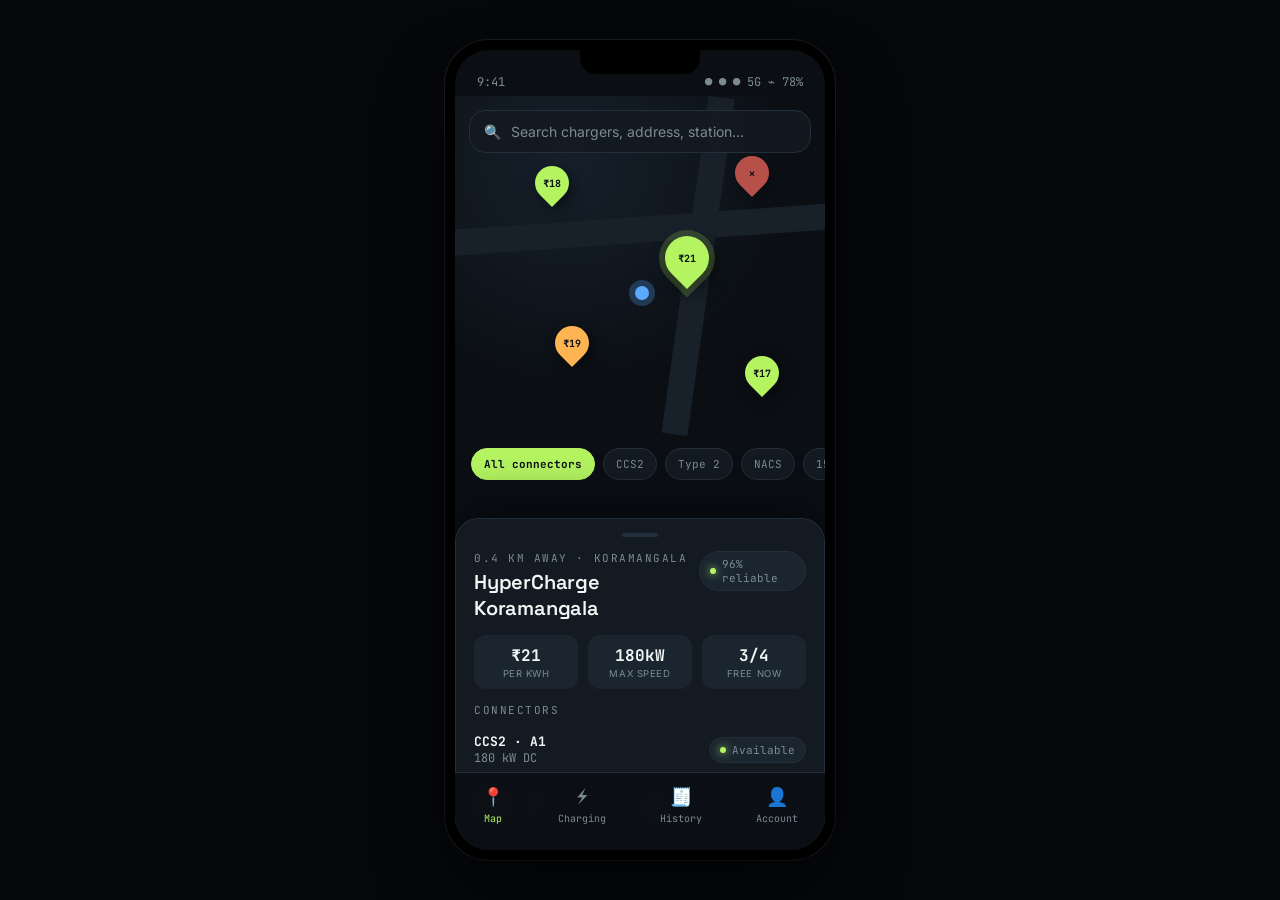
<file: docs/driver-app-prototype.html>
<!DOCTYPE html>
<html lang="en">
<head>
<meta charset="UTF-8">
<title>EV Driver App — Prototype</title>
<style>
  @import url('https://fonts.googleapis.com/css2?family=Space+Grotesk:wght@500;600;700&family=Inter:wght@400;500;600&family=JetBrains+Mono:wght@400;500;700&display=swap');

  :root{
    --bg-deep:#0B0F14;
    --bg-panel:#131A21;
    --bg-raise:#1B2530;
    --line:#232F3B;
    --lime:#B4F461;
    --amber:#FFB454;
    --red:#FF6B5E;
    --text:#F2F6F5;
    --muted:#7C8B93;
    --mono: 'JetBrains Mono', monospace;
    --disp: 'Space Grotesk', sans-serif;
    --body: 'Inter', sans-serif;
  }
  *{box-sizing:border-box; -webkit-tap-highlight-color:transparent;}
  html,body{margin:0; padding:0; background:#05070A; font-family:var(--body); color:var(--text);}

  .stage{
    min-height:100vh;
    display:flex; align-items:center; justify-content:center;
    padding:40px 16px;
  }
  .phone{
    width:390px; height:820px;
    background:var(--bg-deep);
    border-radius:44px;
    border:10px solid #000;
    box-shadow: 0 40px 80px -20px rgba(0,0,0,0.7), 0 0 0 1px #1a1a1a;
    position:relative;
    overflow:hidden;
    display:flex; flex-direction:column;
  }
  .notch{
    position:absolute; top:0; left:50%; transform:translateX(-50%);
    width:120px; height:24px; background:#000; border-radius:0 0 16px 16px; z-index:50;
  }
  .statusbar{
    height:46px; flex:0 0 auto; display:flex; align-items:flex-end; justify-content:space-between;
    padding:0 22px 6px; font-family:var(--mono); font-size:12px; color:var(--muted);
  }

  .screen{
    flex:1; overflow-y:auto; overflow-x:hidden; position:relative;
    scrollbar-width:none;
  }
  .screen::-webkit-scrollbar{display:none;}

  /* ---------- shared bits ---------- */
  .eyebrow{
    font-family:var(--mono); font-size:11px; letter-spacing:.14em; text-transform:uppercase;
    color:var(--muted); margin:0 0 4px;
  }
  h1.title{ font-family:var(--disp); font-weight:600; font-size:26px; margin:0; letter-spacing:-0.01em;}
  .pill{
    display:inline-flex; align-items:center; gap:6px;
    font-family:var(--mono); font-size:11px; padding:5px 10px; border-radius:100px;
    background:var(--bg-raise); color:var(--muted); border:1px solid var(--line);
  }
  .dot{width:6px;height:6px;border-radius:50%;}
  .dot.live{background:var(--lime); box-shadow:0 0 8px var(--lime);}
  .dot.warn{background:var(--amber); box-shadow:0 0 8px var(--amber);}
  .dot.dead{background:var(--red); box-shadow:0 0 8px var(--red);}

  .btn{
    font-family:var(--body); font-weight:600; font-size:15px;
    border:none; border-radius:14px; padding:16px; width:100%;
    cursor:pointer; transition:transform .15s ease, opacity .15s ease;
  }
  .btn:active{transform:scale(0.98);}
  .btn-primary{ background:var(--lime); color:#0B0F14; }
  .btn-ghost{ background:var(--bg-raise); color:var(--text); border:1px solid var(--line);}

  .card{
    background:var(--bg-panel); border:1px solid var(--line); border-radius:18px; padding:16px;
  }

  /* ---------- MAP SCREEN ---------- */
  .map-wrap{ position:relative; height:340px; background:
      radial-gradient(circle at 30% 20%, #16202b 0%, #0B0F14 60%),
      repeating-linear-gradient(0deg, transparent, transparent 39px, #1a2530 40px),
      repeating-linear-gradient(90deg, transparent, transparent 39px, #1a2530 40px);
    overflow:hidden;
  }
  .map-road{
    position:absolute; background:#182029;
  }
  .r1{ top:120px; left:-20px; width:430px; height:26px; transform:rotate(-4deg);}
  .r2{ top:0; left:230px; width:26px; height:340px; transform:rotate(8deg);}

  .pin{
    position:absolute; width:34px; height:34px; border-radius:50% 50% 50% 0;
    transform:rotate(-45deg); display:flex; align-items:center; justify-content:center;
    box-shadow:0 6px 14px rgba(0,0,0,0.5); cursor:pointer;
  }
  .pin span{ transform:rotate(45deg); font-family:var(--mono); font-size:10px; font-weight:700;}
  .pin.avail{ background:var(--lime); color:#0B0F14;}
  .pin.busy{ background:var(--amber); color:#0B0F14;}
  .pin.fault{ background:var(--red); color:#0B0F14; opacity:.7;}
  .pin.sel{ width:44px; height:44px; z-index:5; box-shadow:0 0 0 6px rgba(180,244,97,0.18), 0 8px 18px rgba(0,0,0,.6);}

  .me{
    position:absolute; width:14px; height:14px; border-radius:50%; background:#5AA9FF;
    box-shadow:0 0 0 6px rgba(90,169,255,0.25);
  }

  .search-float{
    position:absolute; top:14px; left:14px; right:14px; z-index:10;
    background:rgba(19,26,33,0.9); backdrop-filter:blur(8px);
    border:1px solid var(--line); border-radius:16px; padding:12px 14px;
    display:flex; align-items:center; gap:10px; font-size:14px; color:var(--muted);
  }
  .filters{ display:flex; gap:8px; padding:12px 16px; overflow-x:auto; }
  .filters::-webkit-scrollbar{display:none;}
  .chip{
    flex:0 0 auto; font-family:var(--mono); font-size:11px; padding:8px 12px; border-radius:100px;
    background:var(--bg-panel); border:1px solid var(--line); color:var(--muted); white-space:nowrap;
  }
  .chip.on{ background:var(--lime); color:#0B0F14; border-color:var(--lime); font-weight:700;}

  .station-list{ padding:4px 16px 100px; display:flex; flex-direction:column; gap:10px;}
  .srow{ display:flex; gap:12px; padding:14px; align-items:center; }
  .srow .thumb{
    width:46px; height:46px; border-radius:12px; background:var(--bg-raise);
    display:flex; align-items:center; justify-content:center; font-size:20px; flex:0 0 auto;
  }
  .srow .meta{ flex:1; min-width:0;}
  .srow .name{ font-weight:600; font-size:14.5px; margin:0 0 3px;}
  .srow .sub{ color:var(--muted); font-size:12px; font-family:var(--mono);}
  .srow .price{ text-align:right; font-family:var(--mono); font-size:14px; font-weight:700; color:var(--lime); flex:0 0 auto;}

  /* bottom nav */
  .tabbar{
    position:absolute; bottom:0; left:0; right:0; height:78px;
    background:rgba(11,15,20,0.92); backdrop-filter:blur(10px);
    border-top:1px solid var(--line);
    display:flex; align-items:flex-start; justify-content:space-around; padding-top:12px; z-index:20;
  }
  .tab{ display:flex; flex-direction:column; align-items:center; gap:4px; font-size:10px; color:var(--muted); font-family:var(--mono); cursor:pointer;}
  .tab.on{ color:var(--lime);}
  .tab .ic{ font-size:18px;}

  /* ---------- STATION DETAIL SHEET ---------- */
  .sheet{
    position:absolute; left:0; right:0; bottom:0; top:56%;
    background:var(--bg-panel); border-radius:24px 24px 0 0; border:1px solid var(--line); border-bottom:none;
    padding:14px 18px 100px; overflow-y:auto; z-index:15;
    box-shadow:0 -20px 40px rgba(0,0,0,0.4);
  }
  .grabber{ width:36px; height:4px; background:var(--line); border-radius:4px; margin:0 auto 14px;}
  .conn-row{ display:flex; justify-content:space-between; align-items:center; padding:12px 0; border-bottom:1px solid var(--line);}
  .conn-row:last-child{ border-bottom:none;}
  .conn-type{ font-family:var(--mono); font-weight:700; font-size:13px;}
  .conn-kw{ color:var(--muted); font-size:12px; font-family:var(--mono);}
  .stat-grid{ display:grid; grid-template-columns:1fr 1fr 1fr; gap:10px; margin:14px 0;}
  .stat-box{ background:var(--bg-raise); border-radius:12px; padding:10px; text-align:center;}
  .stat-box .v{ font-family:var(--mono); font-weight:700; font-size:16px;}
  .stat-box .l{ font-size:9.5px; color:var(--muted); text-transform:uppercase; letter-spacing:.06em; margin-top:2px;}

  /* ---------- CHARGING SCREEN ---------- */
  .charge-screen{ padding:20px 20px 110px; display:flex; flex-direction:column; align-items:center; gap:22px;}
  .ring-wrap{ position:relative; width:230px; height:230px; margin-top:10px;}
  .ring-center{
    position:absolute; inset:0; display:flex; flex-direction:column; align-items:center; justify-content:center;
  }
  .ring-pct{ font-family:var(--mono); font-size:44px; font-weight:700; letter-spacing:-1px;}
  .ring-pct span{ font-size:20px; color:var(--muted);}
  .ring-label{ font-family:var(--mono); font-size:11px; color:var(--amber); letter-spacing:.1em; margin-top:2px;}
  .charge-stats{ display:flex; width:100%; gap:10px;}
  .charge-stats .card{ flex:1; text-align:center;}
  .charge-stats .v{ font-family:var(--mono); font-weight:700; font-size:19px;}
  .charge-stats .l{ font-size:10px; color:var(--muted); text-transform:uppercase; letter-spacing:.06em; margin-top:4px;}
  .pulse{ animation:pulse 2s ease-in-out infinite;}
  @keyframes pulse{ 0%,100%{opacity:1;} 50%{opacity:.55;} }

  /* ---------- HISTORY SCREEN ---------- */
  .hist-row{ display:flex; justify-content:space-between; align-items:center; padding:16px; border-bottom:1px solid var(--line);}
  .hist-row:last-child{border-bottom:none;}
  .hist-date{ font-family:var(--mono); font-size:11px; color:var(--muted);}
  .hist-name{ font-weight:600; font-size:14px; margin-top:2px;}
  .hist-amt{ font-family:var(--mono); font-weight:700; font-size:15px; text-align:right;}
  .hist-kwh{ font-family:var(--mono); font-size:11px; color:var(--muted); text-align:right; margin-top:2px;}

  .header-pad{ padding:20px 20px 6px;}
</style>
</head>
<body>

<div class="stage">
  <div class="phone">
    <div class="notch"></div>
    <div class="statusbar"><span>9:41</span><span>● ● ● 5G  ⌁ 78%</span></div>

    <!-- ============ SCREEN: MAP ============ -->
    <div class="screen" id="screen-map">
      <div class="map-wrap">
        <div class="map-road r1"></div>
        <div class="map-road r2"></div>
        <div class="me" style="top:190px; left:180px;"></div>

        <div class="pin avail" style="top:70px; left:80px;" onclick="showStation('sunrise')"><span>₹18</span></div>
        <div class="pin sel avail" style="top:140px; left:210px;" onclick="showStation('koramangala')"><span>₹21</span></div>
        <div class="pin busy" style="top:230px; left:100px;" onclick="showStation('busy1')"><span>₹19</span></div>
        <div class="pin fault" style="top:60px; left:280px;" onclick="showStation('fault1')"><span>✕</span></div>
        <div class="pin avail" style="top:260px; left:290px;" onclick="showStation('sunrise')"><span>₹17</span></div>

        <div class="search-float">
          <span>🔍</span>
          <span>Search chargers, address, station…</span>
        </div>
      </div>

      <div class="filters">
        <div class="chip on">All connectors</div>
        <div class="chip">CCS2</div>
        <div class="chip">Type 2</div>
        <div class="chip">NACS</div>
        <div class="chip">150kW+</div>
        <div class="chip">Available now</div>
      </div>

      <!-- Station detail sheet, shown by default over the map for screen 1 -->
      <div class="sheet" id="sheet-koramangala">
        <div class="grabber"></div>
        <div style="display:flex; justify-content:space-between; align-items:flex-start;">
          <div>
            <div class="eyebrow">0.4 km away · Koramangala</div>
            <h1 class="title" style="font-size:20px;">HyperCharge Koramangala</h1>
          </div>
          <div class="pill"><span class="dot live"></span>96% reliable</div>
        </div>

        <div class="stat-grid">
          <div class="stat-box"><div class="v">₹21</div><div class="l">per kWh</div></div>
          <div class="stat-box"><div class="v">180kW</div><div class="l">max speed</div></div>
          <div class="stat-box"><div class="v">3/4</div><div class="l">free now</div></div>
        </div>

        <div class="eyebrow" style="margin-top:6px;">Connectors</div>
        <div class="conn-row">
          <div><div class="conn-type">CCS2 · A1</div><div class="conn-kw">180 kW DC</div></div>
          <div class="pill"><span class="dot live"></span>Available</div>
        </div>
        <div class="conn-row">
          <div><div class="conn-type">CCS2 · A2</div><div class="conn-kw">180 kW DC</div></div>
          <div class="pill"><span class="dot warn"></span>Occupied · 12m left</div>
        </div>
        <div class="conn-row">
          <div><div class="conn-type">Type 2 · B1</div><div class="conn-kw">22 kW AC</div></div>
          <div class="pill"><span class="dot live"></span>Available</div>
        </div>

        <div style="margin-top:16px; display:flex; flex-direction:column; gap:10px;">
          <button class="btn btn-primary" onclick="goTo('charging')">Start charging · A1</button>
          <button class="btn btn-ghost">Reserve for later</button>
        </div>
      </div>

      <div class="tabbar">
        <div class="tab on"><div class="ic">📍</div>Map</div>
        <div class="tab" onclick="goTo('charging')"><div class="ic">⚡</div>Charging</div>
        <div class="tab" onclick="goTo('history')"><div class="ic">🧾</div>History</div>
        <div class="tab"><div class="ic">👤</div>Account</div>
      </div>
    </div>

    <!-- ============ SCREEN: CHARGING (live session) ============ -->
    <div class="screen" id="screen-charging" style="display:none;">
      <div class="header-pad">
        <div class="eyebrow">HyperCharge Koramangala · Connector A1</div>
        <h1 class="title">Charging session</h1>
      </div>

      <div class="charge-screen">
        <div class="ring-wrap">
          <svg viewBox="0 0 230 230" width="230" height="230">
            <circle cx="115" cy="115" r="100" fill="none" stroke="#1B2530" stroke-width="14"/>
            <circle cx="115" cy="115" r="100" fill="none" stroke="#FFB454" stroke-width="14"
              stroke-linecap="round" stroke-dasharray="628" stroke-dashoffset="245"
              transform="rotate(-90 115 115)"/>
          </svg>
          <div class="ring-center">
            <div class="ring-pct pulse">61<span>%</span></div>
            <div class="ring-label">● CHARGING</div>
          </div>
        </div>

        <div class="charge-stats">
          <div class="card"><div class="v">34.2</div><div class="l">kWh delivered</div></div>
          <div class="card"><div class="v">₹718</div><div class="l">cost so far</div></div>
          <div class="card"><div class="v">22 min</div><div class="l">to 80%</div></div>
        </div>

        <div class="card" style="width:100%;">
          <div style="display:flex; justify-content:space-between; font-size:13px;">
            <span style="color:var(--muted);">Charge rate</span>
            <span style="font-family:var(--mono); font-weight:700;">142 kW</span>
          </div>
          <div style="height:6px; background:var(--bg-raise); border-radius:6px; margin-top:8px; overflow:hidden;">
            <div style="width:79%; height:100%; background:var(--amber);"></div>
          </div>
        </div>

        <button class="btn btn-ghost" style="width:100%;">Stop charging</button>
      </div>

      <div class="tabbar">
        <div class="tab" onclick="goTo('map')"><div class="ic">📍</div>Map</div>
        <div class="tab on"><div class="ic">⚡</div>Charging</div>
        <div class="tab" onclick="goTo('history')"><div class="ic">🧾</div>History</div>
        <div class="tab"><div class="ic">👤</div>Account</div>
      </div>
    </div>

    <!-- ============ SCREEN: HISTORY ============ -->
    <div class="screen" id="screen-history" style="display:none;">
      <div class="header-pad">
        <div class="eyebrow">This month · 8 sessions</div>
        <h1 class="title">Charging history</h1>
      </div>
      <div style="padding:6px 16px 100px;">
        <div class="hist-row">
          <div><div class="hist-date">Today · 8:12 AM</div><div class="hist-name">HyperCharge Koramangala</div></div>
          <div><div class="hist-amt">₹718.20</div><div class="hist-kwh">34.2 kWh</div></div>
        </div>
        <div class="hist-row">
          <div><div class="hist-date">Jul 3 · 6:40 PM</div><div class="hist-name">Sunrise Mall Charging</div></div>
          <div><div class="hist-amt">₹432.00</div><div class="hist-kwh">24.0 kWh</div></div>
        </div>
        <div class="hist-row">
          <div><div class="hist-date">Jun 29 · 7:05 AM</div><div class="hist-name">Home wallbox</div></div>
          <div><div class="hist-amt">₹210.50</div><div class="hist-kwh">18.5 kWh</div></div>
        </div>
        <div class="hist-row">
          <div><div class="hist-date">Jun 24 · 1:15 PM</div><div class="hist-name">Highway Fastcharge NH48</div></div>
          <div><div class="hist-amt">₹960.00</div><div class="hist-kwh">42.6 kWh</div></div>
        </div>
        <div class="hist-row">
          <div><div class="hist-date">Jun 20 · 9:30 AM</div><div class="hist-name">Sunrise Mall Charging</div></div>
          <div><div class="hist-amt">₹388.75</div><div class="hist-kwh">21.6 kWh</div></div>
        </div>
      </div>
      <div class="tabbar">
        <div class="tab" onclick="goTo('map')"><div class="ic">📍</div>Map</div>
        <div class="tab" onclick="goTo('charging')"><div class="ic">⚡</div>Charging</div>
        <div class="tab on"><div class="ic">🧾</div>History</div>
        <div class="tab"><div class="ic">👤</div>Account</div>
      </div>
    </div>

  </div>
</div>

<script>
function goTo(name){
  document.getElementById('screen-map').style.display = name==='map' ? 'block':'none';
  document.getElementById('screen-charging').style.display = name==='charging' ? 'flex':'none';
  document.getElementById('screen-history').style.display = name==='history' ? 'block':'none';
}
function showStation(id){
  // in this prototype all pins reveal the same sample sheet — kept simple on purpose
  document.getElementById('sheet-koramangala').scrollIntoView({behavior:'smooth'});
}
</script>
</body>
</html>
</file>
